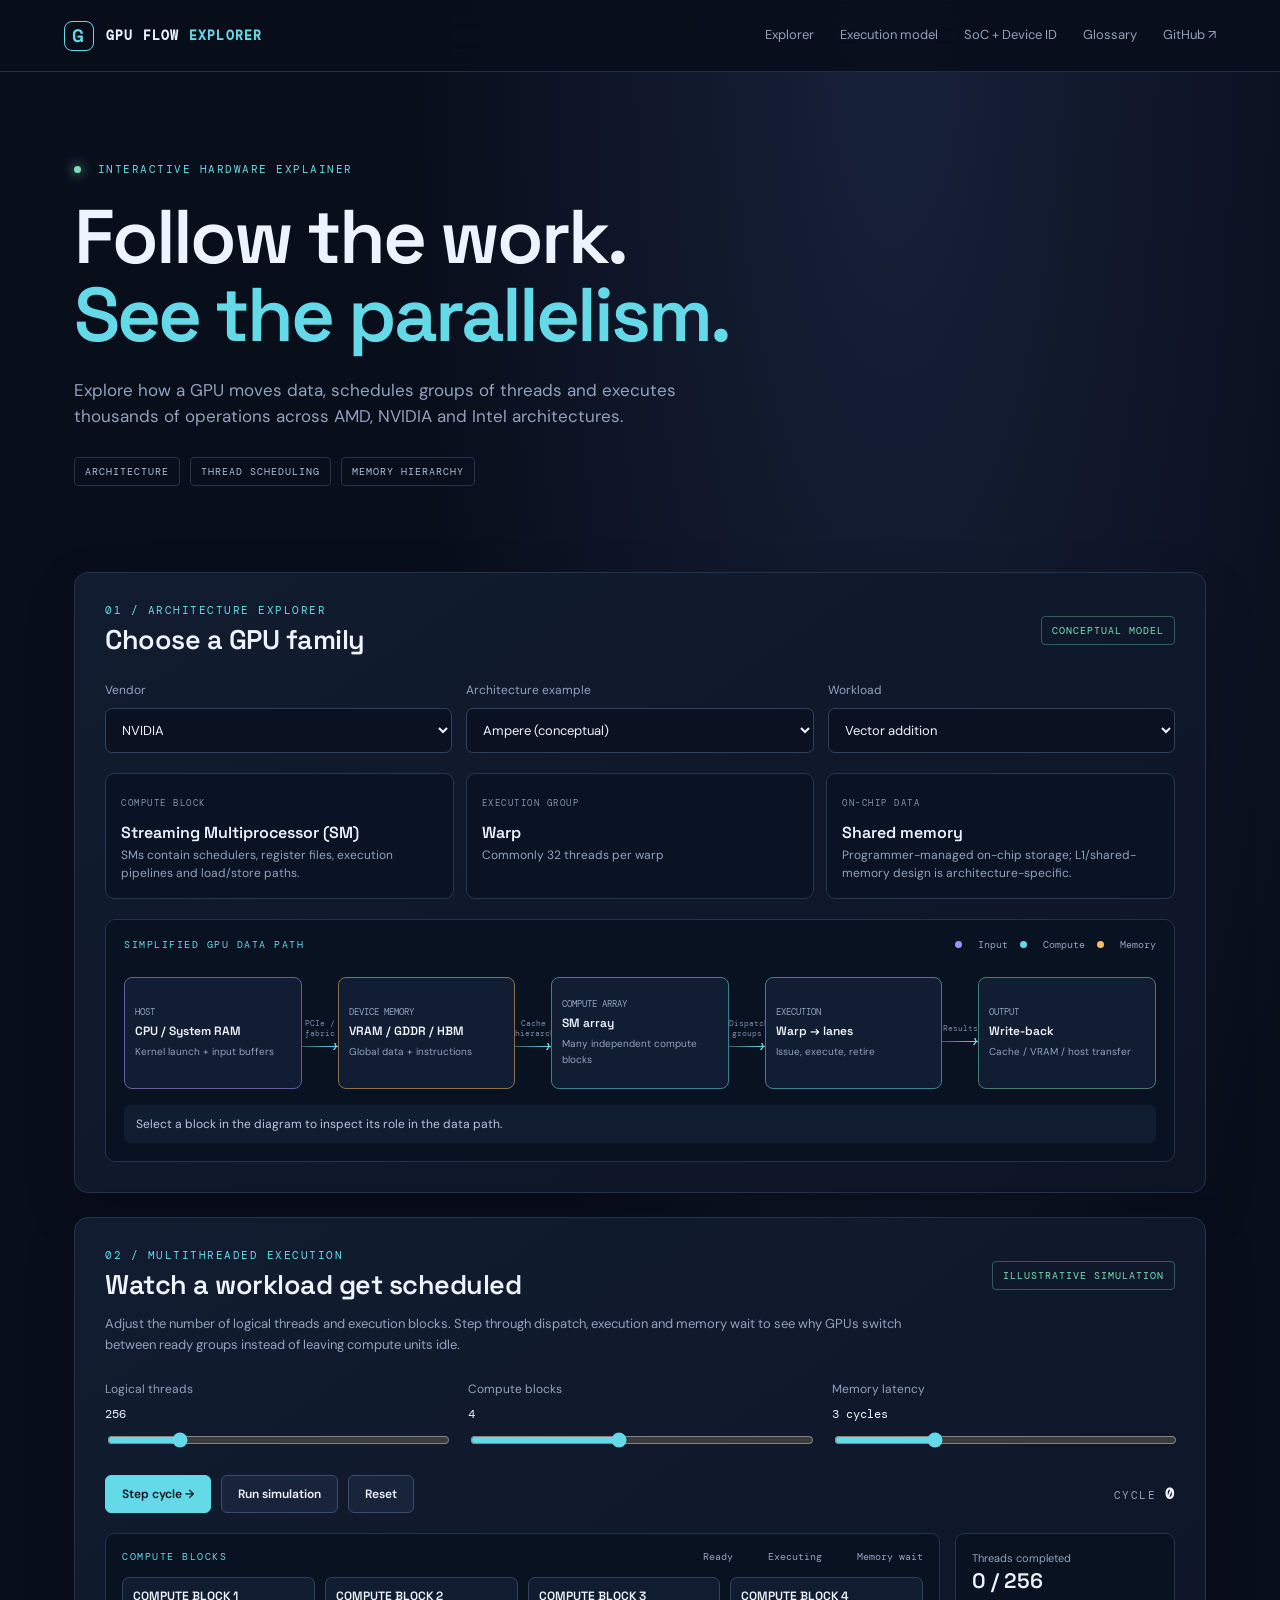
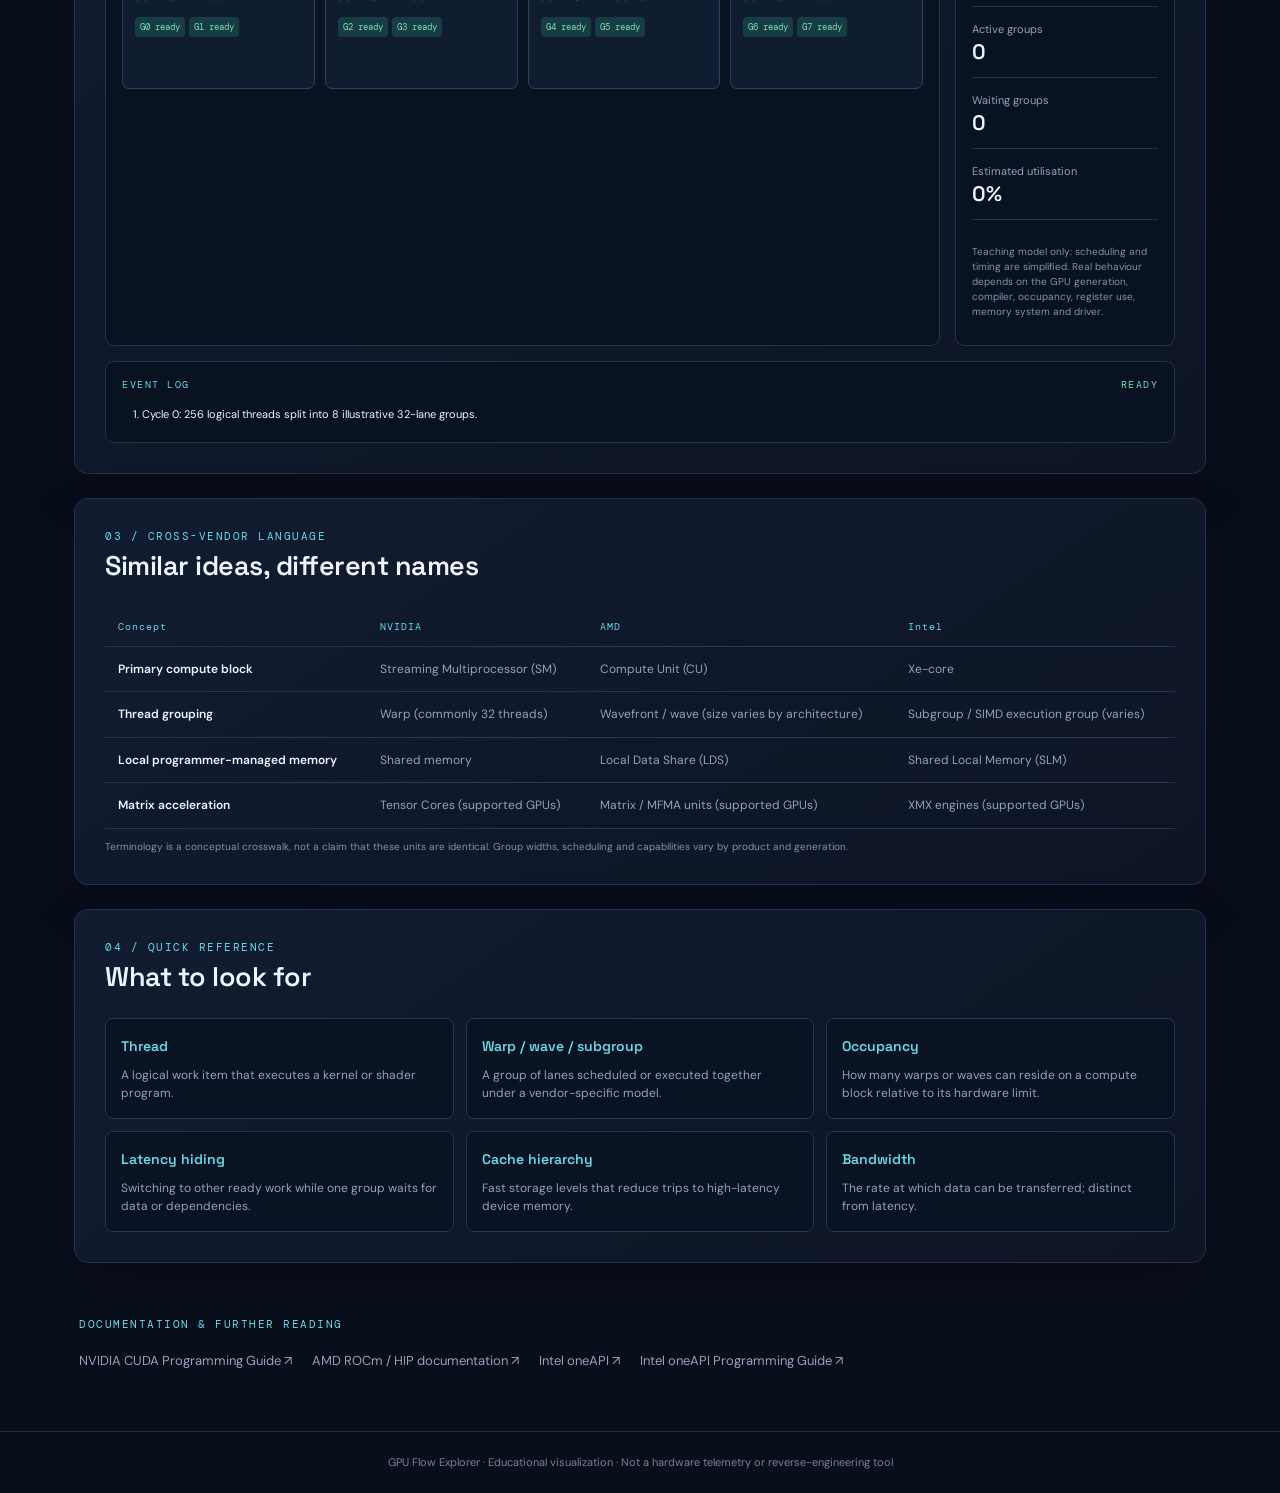
<file: index.html>
<!doctype html>
<html lang="en">
<head>
  <meta charset="utf-8">
  <meta name="viewport" content="width=device-width,initial-scale=1">
  <meta name="description" content="An interactive explainer for GPU architecture, parallel execution, multithreading and data movement across AMD, NVIDIA and Intel GPUs.">
  <meta name="theme-color" content="#0b1020">
  <title>GPU Flow Explorer — Inside Parallel Computing</title>
  <link rel="stylesheet" href="styles.css">
</head>
<body>
  <header class="topbar">
    <a class="brand" href="#"><span class="brand-mark">G</span><span>GPU FLOW <b>EXPLORER</b></span></a>
    <nav><a href="#explorer">Explorer</a><a href="#execution">Execution model</a><a href="./update/">SoC + Device ID</a><a href="#glossary">Glossary</a><a href="https://github.com/gupteshweta/gpu-flow-explorer" target="_blank" rel="noreferrer">GitHub ↗</a></nav>
  </header>
  <main>
    <section class="hero">
      <div class="eyebrow"><span class="pulse"></span> INTERACTIVE HARDWARE EXPLAINER</div>
      <h1>Follow the work.<br><span>See the parallelism.</span></h1>
      <p>Explore how a GPU moves data, schedules groups of threads and executes thousands of operations across AMD, NVIDIA and Intel architectures.</p>
      <div class="hero-tags"><span>ARCHITECTURE</span><span>THREAD SCHEDULING</span><span>MEMORY HIERARCHY</span></div>
    </section>

    <section id="explorer" class="panel">
      <div class="section-heading">
        <div><div class="eyebrow">01 / ARCHITECTURE EXPLORER</div><h2>Choose a GPU family</h2></div>
        <span class="status-chip">CONCEPTUAL MODEL</span>
      </div>
      <div class="controls">
        <label>Vendor
          <select id="vendor">
            <option value="nvidia">NVIDIA</option><option value="amd">AMD</option><option value="intel">Intel</option>
          </select>
        </label>
        <label>Architecture example
          <select id="architecture"></select>
        </label>
        <label>Workload
          <select id="workload">
            <option value="vector">Vector addition</option><option value="matrix">Matrix multiplication</option><option value="graphics">Graphics / raster workload</option><option value="memory">Memory-bound gather</option>
          </select>
        </label>
      </div>
      <div class="architecture-summary">
        <div><span class="micro-label">COMPUTE BLOCK</span><strong id="computeName">Streaming Multiprocessor</strong><p id="computeDesc"></p></div>
        <div><span class="micro-label">EXECUTION GROUP</span><strong id="groupName">Warp</strong><p id="groupDesc"></p></div>
        <div><span class="micro-label">ON-CHIP DATA</span><strong id="localMemName">Shared memory</strong><p id="localMemDesc"></p></div>
      </div>
      <div class="diagram-wrap">
        <div class="diagram-title"><span>SIMPLIFIED GPU DATA PATH</span><span class="legend"><i class="dot input"></i>Input <i class="dot compute"></i>Compute <i class="dot memory"></i>Memory</span></div>
        <div class="flow-diagram" id="flowDiagram">
          <div class="node input-node" data-node="host"><small>HOST</small><b>CPU / System RAM</b><span>Kernel launch + input buffers</span></div>
          <div class="connector"><span>PCIe / fabric</span><i></i></div>
          <div class="node memory-node" data-node="vram"><small>DEVICE MEMORY</small><b>VRAM / GDDR / HBM</b><span>Global data + instructions</span></div>
          <div class="connector"><span>Cache hierarchy</span><i></i></div>
          <div class="node compute-node" data-node="compute"><small>COMPUTE ARRAY</small><b id="diagramCompute">SM array</b><span>Many independent compute blocks</span></div>
          <div class="connector"><span>Dispatch groups</span><i></i></div>
          <div class="node thread-node" data-node="threads"><small>EXECUTION</small><b id="diagramGroup">Warps → lanes</b><span>Issue, execute, retire</span></div>
          <div class="connector"><span>Results</span><i></i></div>
          <div class="node output-node" data-node="output"><small>OUTPUT</small><b>Write-back</b><span>Cache / VRAM / host transfer</span></div>
        </div>
        <div class="node-detail" id="nodeDetail">Select a block in the diagram to inspect its role in the data path.</div>
      </div>
    </section>

    <section id="execution" class="panel">
      <div class="section-heading">
        <div><div class="eyebrow">02 / MULTITHREADED EXECUTION</div><h2>Watch a workload get scheduled</h2></div>
        <span class="status-chip">ILLUSTRATIVE SIMULATION</span>
      </div>
      <p class="section-intro">Adjust the number of logical threads and execution blocks. Step through dispatch, execution and memory wait to see why GPUs switch between ready groups instead of leaving compute units idle.</p>
      <div class="sim-controls">
        <label>Logical threads <output id="threadCountOut">256</output><input id="threadCount" type="range" min="64" max="1024" step="64" value="256"></label>
        <label>Compute blocks <output id="blockCountOut">4</output><input id="blockCount" type="range" min="1" max="8" value="4"></label>
        <label>Memory latency <output id="latencyOut">3 cycles</output><input id="latency" type="range" min="1" max="8" value="3"></label>
      </div>
      <div class="sim-actions"><button id="stepBtn" class="primary">Step cycle →</button><button id="runBtn">Run simulation</button><button id="resetBtn">Reset</button><span class="cycle-readout">CYCLE <b id="cycle">0</b></span></div>
      <div class="sim-layout">
        <div class="scheduler">
          <div class="diagram-title">COMPUTE BLOCKS <span class="legend"><i class="dot ready"></i>Ready <i class="dot active"></i>Executing <i class="dot waiting"></i>Memory wait</span></div>
          <div id="blocks" class="blocks"></div>
        </div>
        <aside class="metrics">
          <div class="metric"><span>Threads completed</span><b id="completed">0 / 256</b></div>
          <div class="metric"><span>Active groups</span><b id="activeGroups">0</b></div>
          <div class="metric"><span>Waiting groups</span><b id="waitingGroups">0</b></div>
          <div class="metric"><span>Estimated utilisation</span><b id="utilisation">0%</b></div>
          <p class="note">Teaching model only: scheduling and timing are simplified. Real behaviour depends on the GPU generation, compiler, occupancy, register use, memory system and driver.</p>
        </aside>
      </div>
      <div class="timeline"><div class="diagram-title">EVENT LOG <span id="phaseLabel">READY</span></div><ol id="eventLog"><li>Configure a workload, then step or run the simulation.</li></ol></div>
    </section>

    <section class="panel compare">
      <div class="section-heading"><div><div class="eyebrow">03 / CROSS-VENDOR LANGUAGE</div><h2>Similar ideas, different names</h2></div></div>
      <div class="table-scroll"><table><thead><tr><th>Concept</th><th>NVIDIA</th><th>AMD</th><th>Intel</th></tr></thead><tbody>
        <tr><td>Primary compute block</td><td>Streaming Multiprocessor (SM)</td><td>Compute Unit (CU)</td><td>Xe-core</td></tr>
        <tr><td>Thread grouping</td><td>Warp (commonly 32 threads)</td><td>Wavefront / wave (size varies by architecture)</td><td>Subgroup / SIMD execution group (varies)</td></tr>
        <tr><td>Local programmer-managed memory</td><td>Shared memory</td><td>Local Data Share (LDS)</td><td>Shared Local Memory (SLM)</td></tr>
        <tr><td>Matrix acceleration</td><td>Tensor Cores (supported GPUs)</td><td>Matrix / MFMA units (supported GPUs)</td><td>XMX engines (supported GPUs)</td></tr>
      </tbody></table></div>
      <p class="note">Terminology is a conceptual crosswalk, not a claim that these units are identical. Group widths, scheduling and capabilities vary by product and generation.</p>
    </section>

    <section id="glossary" class="panel glossary">
      <div class="section-heading"><div><div class="eyebrow">04 / QUICK REFERENCE</div><h2>What to look for</h2></div></div>
      <div class="glossary-grid">
        <article><b>Thread</b><p>A logical work item that executes a kernel or shader program.</p></article>
        <article><b>Warp / wave / subgroup</b><p>A group of lanes scheduled or executed together under a vendor-specific model.</p></article>
        <article><b>Occupancy</b><p>How many warps or waves can reside on a compute block relative to its hardware limit.</p></article>
        <article><b>Latency hiding</b><p>Switching to other ready work while one group waits for data or dependencies.</p></article>
        <article><b>Cache hierarchy</b><p>Fast storage levels that reduce trips to high-latency device memory.</p></article>
        <article><b>Bandwidth</b><p>The rate at which data can be transferred; distinct from latency.</p></article>
      </div>
    </section>

    <section class="sources">
      <div class="eyebrow">DOCUMENTATION & FURTHER READING</div>
      <a href="https://docs.nvidia.com/cuda/cuda-c-programming-guide/" target="_blank" rel="noreferrer">NVIDIA CUDA Programming Guide ↗</a>
      <a href="https://rocm.docs.amd.com/projects/HIP/en/latest/" target="_blank" rel="noreferrer">AMD ROCm / HIP documentation ↗</a>
      <a href="https://www.intel.com/content/www/us/en/developer/tools/oneapi/overview.html" target="_blank" rel="noreferrer">Intel oneAPI ↗</a>
      <a href="https://www.intel.com/content/www/us/en/docs/oneapi/programming-guide/current/overview.html" target="_blank" rel="noreferrer">Intel oneAPI Programming Guide ↗</a>
    </section>
  </main>
  <footer>GPU Flow Explorer · Educational visualization · Not a hardware telemetry or reverse-engineering tool</footer>
  <script src="app.js"></script>
</body>
</html>
</file>
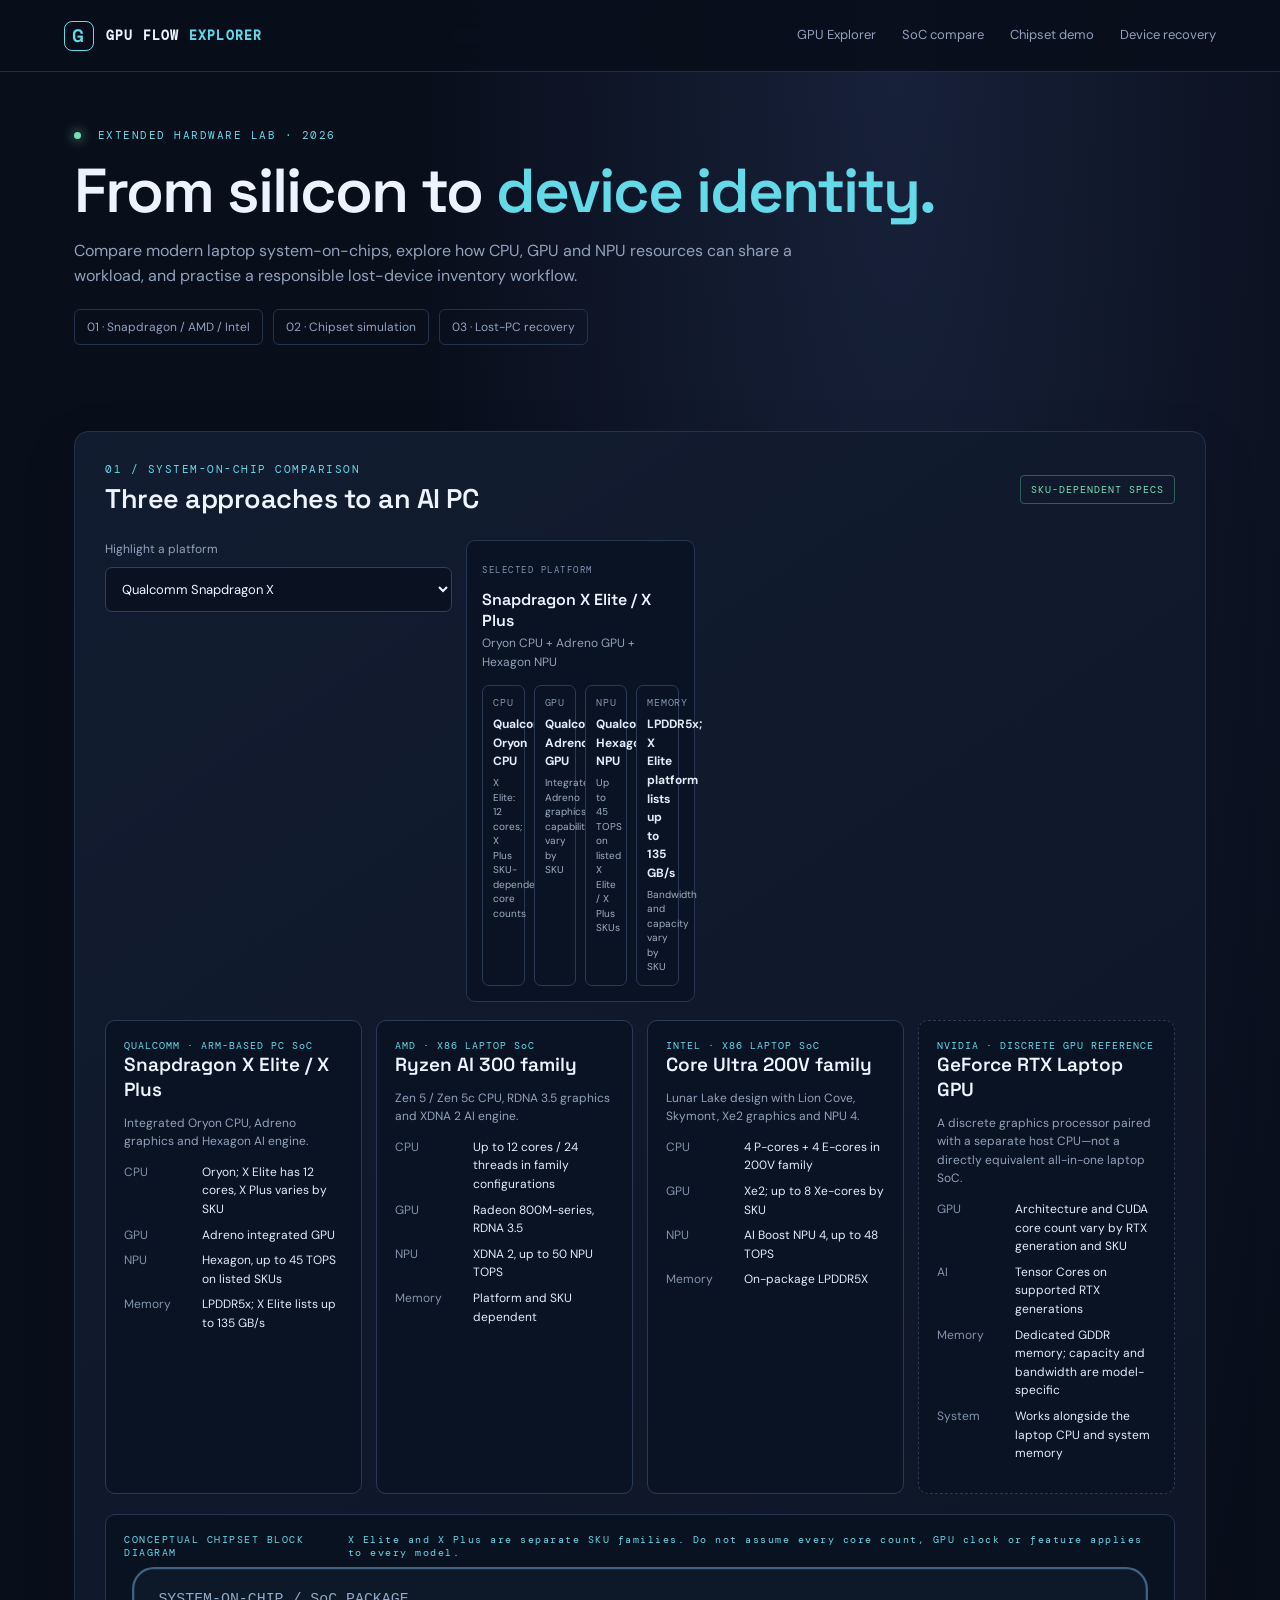
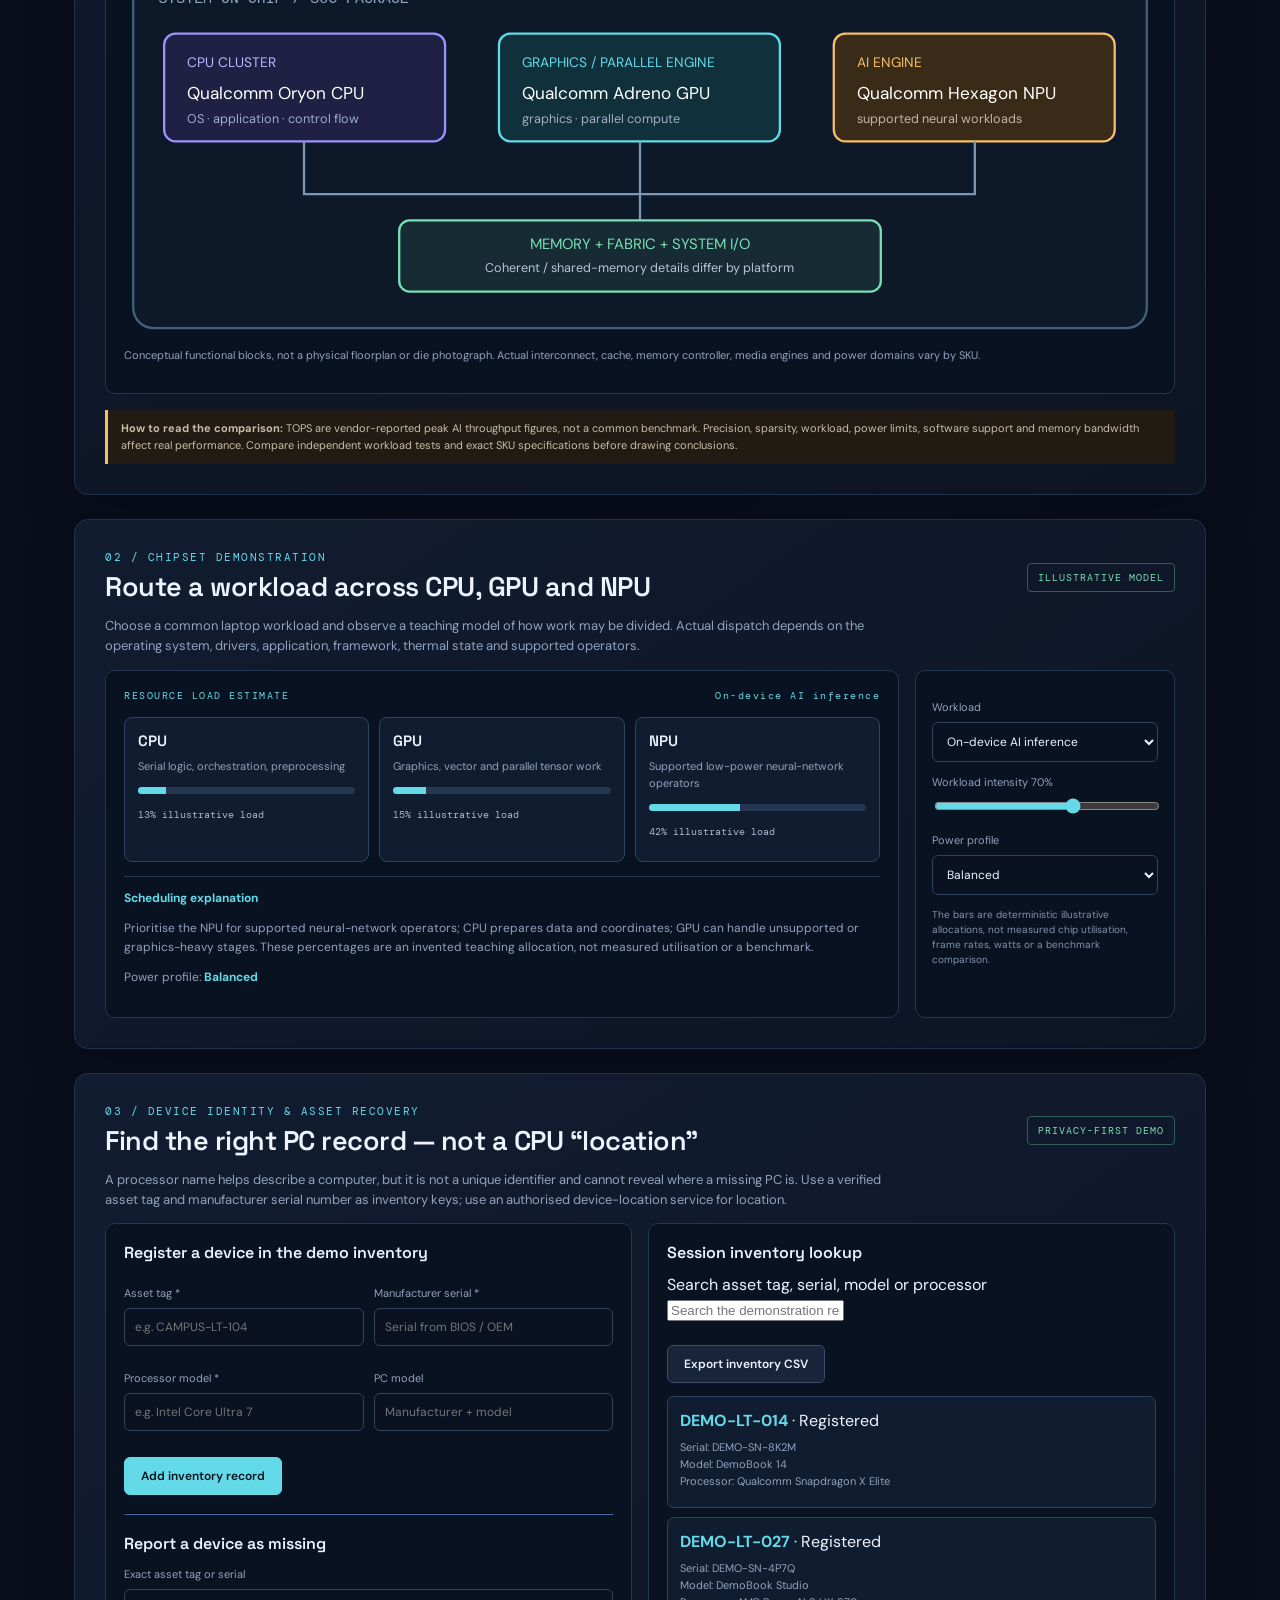
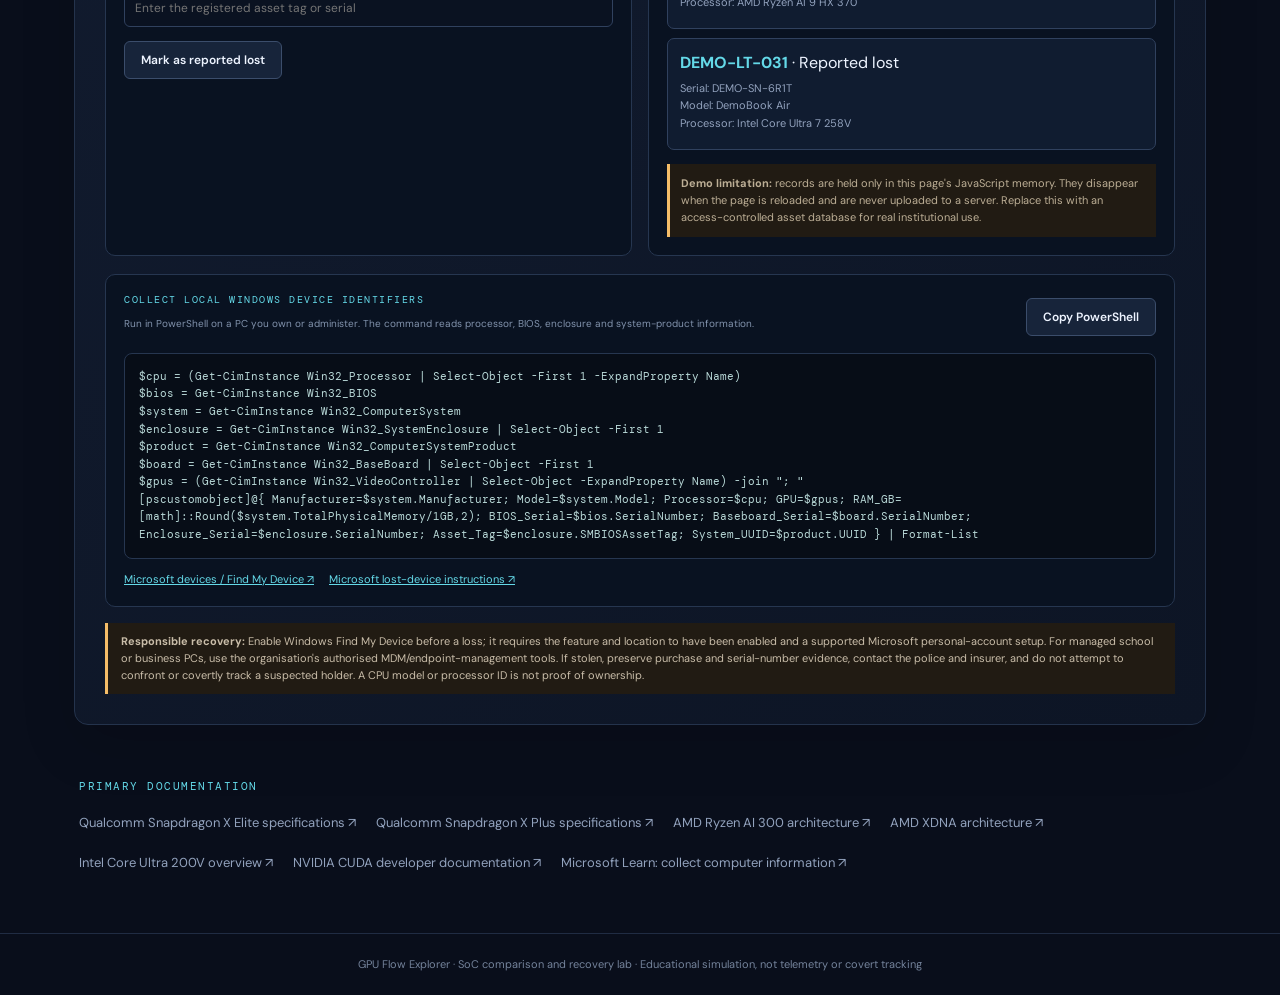
<file: update/index.html>
<!doctype html>
<html lang="en">
<head>
<meta charset="utf-8">
<meta name="viewport" content="width=device-width,initial-scale=1">
<meta name="description" content="Compare Snapdragon, AMD Ryzen AI and Intel Core Ultra laptop SoCs; simulate CPU, GPU and NPU workload routing; explore ethical lost-PC inventory and recovery.">
<meta name="theme-color" content="#0b1020">
<title>SoC Compare & Device Recovery Lab | GPU Flow Explorer</title>
<link rel="stylesheet" href="../styles.css">
<link rel="stylesheet" href="update.css">
</head>
<body>
<header class="topbar">
<a class="brand" href="../"><span class="brand-mark">G</span><span>GPU FLOW <b>EXPLORER</b></span></a>
<nav><a href="../">GPU Explorer</a><a href="#comparison">SoC compare</a><a href="#simulation">Chipset demo</a><a href="#recovery">Device recovery</a></nav>
</header>
<main>
<section class="update-hero">
<div class="eyebrow"><span class="pulse"></span> EXTENDED HARDWARE LAB · 2026</div>
<h1>From silicon to <span>device identity.</span></h1>
<p>Compare modern laptop system-on-chips, explore how CPU, GPU and NPU resources can share a workload, and practise a responsible lost-device inventory workflow.</p>
<div class="update-nav"><a href="#comparison">01 · Snapdragon / AMD / Intel</a><a href="#simulation">02 · Chipset simulation</a><a href="#recovery">03 · Lost-PC recovery</a></div>
</section>

<section id="comparison" class="panel">
<div class="section-heading"><div><div class="eyebrow">01 / SYSTEM-ON-CHIP COMPARISON</div><h2>Three approaches to an AI PC</h2></div><span class="status-chip">SKU-DEPENDENT SPECS</span></div>
<div class="controls">
<label>Highlight a platform
<select id="socVendor"><option value="snapdragon">Qualcomm Snapdragon X</option><option value="amd">AMD Ryzen AI 300</option><option value="intel">Intel Core Ultra 200V</option></select>
</label>
<div class="architecture-summary" style="grid-column:span 2;margin:0">
<div><span class="micro-label">SELECTED PLATFORM</span><strong id="socName">Snapdragon X Elite / X Plus</strong><p id="socArchitecture">Oryon CPU + Adreno GPU + Hexagon NPU</p>
<div class="soc-selected-specs">
  <div><span>CPU</span><b id="socCpu">Qualcomm Oryon CPU</b><small id="socCpuSpec">X Elite: 12 cores; X Plus varies by SKU</small></div>
  <div><span>GPU</span><b id="socGpu">Qualcomm Adreno GPU</b><small id="socGpuSpec">Integrated graphics; SKU-dependent</small></div>
  <div><span>NPU</span><b id="socNpu">Qualcomm Hexagon NPU</b><small id="socNpuSpec">Up to 45 TOPS on listed SKUs</small></div>
  <div><span>MEMORY</span><b id="socMemory">LPDDR5x</b><small>Bandwidth and capacity vary by SKU</small></div>
</div>
</div>
</div>
</div>
<div class="soc-grid" style="margin-top:18px">
<article class="soc-card"><div class="family">QUALCOMM · ARM-BASED PC SoC</div><h3>Snapdragon X Elite / X Plus</h3><p>Integrated Oryon CPU, Adreno graphics and Hexagon AI engine.</p><dl class="soc-specs"><dt>CPU</dt><dd>Oryon; X Elite has 12 cores, X Plus varies by SKU</dd><dt>GPU</dt><dd>Adreno integrated GPU</dd><dt>NPU</dt><dd>Hexagon, up to 45 TOPS on listed SKUs</dd><dt>Memory</dt><dd>LPDDR5x; X Elite lists up to 135 GB/s</dd></dl></article>
<article class="soc-card"><div class="family">AMD · X86 LAPTOP SoC</div><h3>Ryzen AI 300 family</h3><p>Zen 5 / Zen 5c CPU, RDNA 3.5 graphics and XDNA 2 AI engine.</p><dl class="soc-specs"><dt>CPU</dt><dd>Up to 12 cores / 24 threads in family configurations</dd><dt>GPU</dt><dd>Radeon 800M-series, RDNA 3.5</dd><dt>NPU</dt><dd>XDNA 2, up to 50 NPU TOPS</dd><dt>Memory</dt><dd>Platform and SKU dependent</dd></dl></article>
<article class="soc-card"><div class="family">INTEL · X86 LAPTOP SoC</div><h3>Core Ultra 200V family</h3><p>Lunar Lake design with Lion Cove, Skymont, Xe2 graphics and NPU 4.</p><dl class="soc-specs"><dt>CPU</dt><dd>4 P-cores + 4 E-cores in 200V family</dd><dt>GPU</dt><dd>Xe2; up to 8 Xe-cores by SKU</dd><dt>NPU</dt><dd>AI Boost NPU 4, up to 48 TOPS</dd><dt>Memory</dt><dd>On-package LPDDR5X</dd></dl></article>
<article class="soc-card nvidia-reference"><div class="family">NVIDIA · DISCRETE GPU REFERENCE</div><h3>GeForce RTX Laptop GPU</h3><p>A discrete graphics processor paired with a separate host CPU—not a directly equivalent all-in-one laptop SoC.</p><dl class="soc-specs"><dt>GPU</dt><dd>Architecture and CUDA core count vary by RTX generation and SKU</dd><dt>AI</dt><dd>Tensor Cores on supported RTX generations</dd><dt>Memory</dt><dd>Dedicated GDDR memory; capacity and bandwidth are model-specific</dd><dt>System</dt><dd>Works alongside the laptop CPU and system memory</dd></dl></article>
</div>
<div class="chip-visual">
<div class="diagram-title">CONCEPTUAL CHIPSET BLOCK DIAGRAM <span id="socNote">Select a platform to see its architecture note.</span></div>
<svg viewBox="0 0 900 330" role="img" aria-label="Conceptual system-on-chip diagram showing CPU, GPU and NPU connected to shared memory and system I/O">
<rect x="8" y="8" width="884" height="314" rx="18" fill="#0d1829" stroke="#42617e" stroke-width="2"/>
<text x="30" y="38" fill="#91a8c4" font-size="13" font-family="monospace">SYSTEM-ON-CHIP / SoC PACKAGE</text>
<rect x="35" y="65" width="245" height="94" rx="10" fill="#202044" stroke="#9d91ff" stroke-width="2"/>
<text x="55" y="94" fill="#bdb5ff" font-size="12">CPU CLUSTER</text><text id="chipCpuLabel" x="55" y="122" fill="#fff" font-size="15">Qualcomm Oryon CPU</text><text x="55" y="143" fill="#9faec7" font-size="11">OS · application · control flow</text>
<rect x="327" y="65" width="245" height="94" rx="10" fill="#10303b" stroke="#64d9e8" stroke-width="2"/>
<text x="347" y="94" fill="#64d9e8" font-size="12">GRAPHICS / PARALLEL ENGINE</text><text id="chipGpuLabel" x="347" y="122" fill="#fff" font-size="15">Qualcomm Adreno GPU</text><text x="347" y="143" fill="#9faec7" font-size="11">graphics · parallel compute</text>
<rect x="619" y="65" width="245" height="94" rx="10" fill="#3a2b18" stroke="#f5bd68" stroke-width="2"/>
<text x="639" y="94" fill="#f5bd68" font-size="12">AI ENGINE</text><text id="chipNpuLabel" x="639" y="122" fill="#fff" font-size="15">Qualcomm Hexagon NPU</text><text x="639" y="143" fill="#c5b69d" font-size="11">supported neural workloads</text>
<path d="M157 159 V205 H450 M450 159 V205 M742 159 V205 H450 V228" stroke="#7b98b7" stroke-width="2" fill="none"/>
<rect x="240" y="228" width="420" height="62" rx="9" fill="#172b35" stroke="#78e0b2" stroke-width="2"/>
<text x="450" y="253" text-anchor="middle" fill="#78e0b2" font-size="13">MEMORY + FABRIC + SYSTEM I/O</text><text x="450" y="273" text-anchor="middle" fill="#b4c5d7" font-size="11">Coherent / shared-memory details differ by platform</text>
</svg>
<p class="chip-caption">Conceptual functional blocks, not a physical floorplan or die photograph. Actual interconnect, cache, memory controller, media engines and power domains vary by SKU.</p>
</div>
<div class="disclaimer"><b>How to read the comparison:</b> TOPS are vendor-reported peak AI throughput figures, not a common benchmark. Precision, sparsity, workload, power limits, software support and memory bandwidth affect real performance. Compare independent workload tests and exact SKU specifications before drawing conclusions.</div>
</section>

<section id="simulation" class="panel">
<div class="section-heading"><div><div class="eyebrow">02 / CHIPSET DEMONSTRATION</div><h2>Route a workload across CPU, GPU and NPU</h2></div><span class="status-chip">ILLUSTRATIVE MODEL</span></div>
<p class="section-intro">Choose a common laptop workload and observe a teaching model of how work may be divided. Actual dispatch depends on the operating system, drivers, application, framework, thermal state and supported operators.</p>
<div class="simulator-grid">
<div class="sim-stage">
<div class="diagram-title">RESOURCE LOAD ESTIMATE <span id="simWorkloadName">On-device AI inference</span></div>
<div class="route-lanes">
<div class="route-lane"><h3>CPU</h3><p>Serial logic, orchestration, preprocessing</p><div class="meter"><span id="cpuMeter"></span></div><small id="cpuLoad">0% illustrative load</small></div>
<div class="route-lane"><h3>GPU</h3><p>Graphics, vector and parallel tensor work</p><div class="meter"><span id="gpuMeter"></span></div><small id="gpuLoad">0% illustrative load</small></div>
<div class="route-lane"><h3>NPU</h3><p>Supported low-power neural-network operators</p><div class="meter"><span id="npuMeter"></span></div><small id="npuLoad">0% illustrative load</small></div>
</div>
<div class="sim-result"><b>Scheduling explanation</b><p id="simExplanation"></p><p>Power profile: <b id="simBudget">Balanced</b></p></div>
</div>
<aside class="sim-side">
<label>Workload<select id="workloadType"><option value="ai">On-device AI inference</option><option value="gaming">3D gaming</option><option value="creator">Video editing and effects</option><option value="office">Office + video call</option></select></label>
<label>Workload intensity <output id="intensityValue">70%</output><input id="intensity" type="range" min="20" max="100" value="70"></label>
<label>Power profile<select id="powerMode"><option value="0">Performance-biased</option><option value="1" selected>Balanced</option><option value="2">Efficiency-biased</option></select></label>
<p class="note">The bars are deterministic illustrative allocations, not measured chip utilisation, frame rates, watts or a benchmark comparison.</p>
</aside>
</div>
</section>

<section id="recovery" class="panel">
<div class="section-heading"><div><div class="eyebrow">03 / DEVICE IDENTITY & ASSET RECOVERY</div><h2>Find the right PC record — not a CPU “location”</h2></div><span class="status-chip">PRIVACY-FIRST DEMO</span></div>
<p class="section-intro">A processor name helps describe a computer, but it is not a unique identifier and cannot reveal where a missing PC is. Use a verified asset tag and manufacturer serial number as inventory keys; use an authorised device-location service for location.</p>
<div class="recovery-grid">
<div class="recovery-form">
<h3>Register a device in the demo inventory</h3>
<div class="form-row"><label>Asset tag *<input id="assetTag" placeholder="e.g. CAMPUS-LT-104"></label><label>Manufacturer serial *<input id="serialNumber" placeholder="Serial from BIOS / OEM"></label></div>
<div class="form-row"><label>Processor model *<input id="processorName" placeholder="e.g. Intel Core Ultra 7"></label><label>PC model<input id="deviceModel" placeholder="Manufacturer + model"></label></div>
<div class="recovery-actions"><button class="primary" id="addDevice">Add inventory record</button></div><p id="formFeedback" class="note" aria-live="polite"></p>
<hr style="border-color:#263650;margin:18px 0">
<h3>Report a device as missing</h3>
<label>Exact asset tag or serial<input id="lossTag" placeholder="Enter the registered asset tag or serial"></label>
<div class="recovery-actions"><button id="markLost">Mark as reported lost</button></div><p id="lossFeedback" class="note" aria-live="polite"></p>
</div>
<div class="recovery-results">
<h3>Session inventory lookup</h3>
<label>Search asset tag, serial, model or processor<input id="deviceSearch" placeholder="Search the demonstration records"></label>
<div class="recovery-actions"><button id="exportInventory">Export inventory CSV</button></div>
<div id="inventoryResults"></div>
<div class="recovery-note"><b>Demo limitation:</b> records are held only in this page's JavaScript memory. They disappear when the page is reloaded and are never uploaded to a server. Replace this with an access-controlled asset database for real institutional use.</div>
</div>
</div>
<div class="chip-visual" style="margin-top:18px">
<div class="copy-row"><div><div class="diagram-title">COLLECT LOCAL WINDOWS DEVICE IDENTIFIERS</div><p class="note">Run in PowerShell on a PC you own or administer. The command reads processor, BIOS, enclosure and system-product information.</p></div><button id="copyInventoryCommand">Copy PowerShell</button></div>
<pre class="code-panel" id="showCommand"></pre><p id="commandFeedback" class="note" aria-live="polite"></p>
<div class="mini-links"><a href="https://account.microsoft.com/devices" target="_blank" rel="noreferrer">Microsoft devices / Find My Device ↗</a><a href="https://support.microsoft.com/en-us/accounts-billing/security/find-and-lock-a-lost-windows-device" target="_blank" rel="noreferrer">Microsoft lost-device instructions ↗</a></div>
</div>
<div class="disclaimer"><b>Responsible recovery:</b> Enable Windows Find My Device before a loss; it requires the feature and location to have been enabled and a supported Microsoft personal-account setup. For managed school or business PCs, use the organisation's authorised MDM/endpoint-management tools. If stolen, preserve purchase and serial-number evidence, contact the police and insurer, and do not attempt to confront or covertly track a suspected holder. A CPU model or processor ID is not proof of ownership.</div>
</section>

<section class="sources">
<div class="eyebrow">PRIMARY DOCUMENTATION</div>
<a href="https://www.qualcomm.com/laptops/products/snapdragon-x-elite" target="_blank" rel="noreferrer">Qualcomm Snapdragon X Elite specifications ↗</a>
<a href="https://www.qualcomm.com/laptops/products/snapdragon-x-plus" target="_blank" rel="noreferrer">Qualcomm Snapdragon X Plus specifications ↗</a>
<a href="https://www.amd.com/en/newsroom/press-releases/2024-6-2-amd-unveils-next-gen-zen-5-ryzen-processors-to-p.html" target="_blank" rel="noreferrer">AMD Ryzen AI 300 architecture ↗</a>
<a href="https://www.amd.com/en/technologies/xdna.html" target="_blank" rel="noreferrer">AMD XDNA architecture ↗</a>
<a href="https://www.intel.com/content/www/us/en/support/articles/000099574/processors/intel-core-ultra-processors.html" target="_blank" rel="noreferrer">Intel Core Ultra 200V overview ↗</a>
<a href="https://developer.nvidia.com/cuda-zone" target="_blank" rel="noreferrer">NVIDIA CUDA developer documentation ↗</a>
<a href="https://learn.microsoft.com/en-us/powershell/scripting/samples/collecting-information-about-computers" target="_blank" rel="noreferrer">Microsoft Learn: collect computer information ↗</a>
</section>
</main>
<footer>GPU Flow Explorer · SoC comparison and recovery lab · Educational simulation, not telemetry or covert tracking</footer>
<script src="update.js"></script>
</body>
</html>
</file>
<file: styles.css>
@import url('https://fonts.googleapis.com/css2?family=DM+Mono:wght@400;500&family=DM+Sans:wght@400;500;600;700&family=Space+Grotesk:wght@400;500;600;700&display=swap');
:root{--bg:#090e1b;--panel:#10182a;--panel2:#0c1424;--line:#24334c;--text:#eef4ff;--muted:#92a2bd;--cyan:#64d9e8;--violet:#9d91ff;--green:#78e0b2;--amber:#f5bd68;--red:#ff858e}
*{box-sizing:border-box}html{scroll-behavior:smooth}body{margin:0;background:radial-gradient(ellipse at 70% 0%,#17213a 0,transparent 38%),var(--bg);color:var(--text);font-family:'DM Sans',sans-serif;line-height:1.55}.topbar{height:72px;border-bottom:1px solid #202c43;display:flex;align-items:center;justify-content:space-between;padding:0 max(5vw,24px);position:sticky;top:0;background:#090e1beF;backdrop-filter:blur(16px);z-index:5}.brand{display:flex;gap:12px;align-items:center;text-decoration:none;color:var(--text);font:600 13px 'DM Mono',monospace;letter-spacing:1.2px}.brand b{color:var(--cyan)}.brand-mark{width:30px;height:30px;border:1px solid var(--cyan);color:var(--cyan);display:grid;place-items:center;border-radius:8px;font:700 18px 'Space Grotesk'}.topbar nav{display:flex;gap:26px}.topbar nav a,.sources a{color:var(--muted);font-size:13px;text-decoration:none}.topbar nav a:hover,.sources a:hover{color:var(--cyan)}main{max-width:1180px;margin:auto;padding:0 24px}.hero{padding:90px 0 62px;max-width:760px}.eyebrow,.micro-label,.diagram-title,.cycle-readout{font:11px 'DM Mono',monospace;letter-spacing:1.5px;color:var(--cyan)}.pulse{display:inline-block;width:7px;height:7px;border-radius:50%;background:var(--green);box-shadow:0 0 12px var(--green);margin-right:8px}.hero h1{font:600 clamp(44px,7vw,76px)/1.03 'Space Grotesk';letter-spacing:-3px;margin:22px 0}.hero h1 span{color:var(--cyan)}.hero p{font-size:17px;color:var(--muted);max-width:650px}.hero-tags{display:flex;gap:10px;flex-wrap:wrap;margin-top:28px}.hero-tags span,.status-chip{border:1px solid var(--line);border-radius:4px;padding:7px 10px;color:#aebdd5;font:10px 'DM Mono';letter-spacing:1px}.panel{background:linear-gradient(145deg,#121c30,#0d1525);border:1px solid var(--line);border-radius:14px;padding:30px;margin:24px 0;box-shadow:0 20px 55px #0002}.section-heading{display:flex;align-items:center;justify-content:space-between;gap:16px;margin-bottom:24px}.section-heading h2{font:600 27px 'Space Grotesk';margin:5px 0 0;letter-spacing:-.5px}.status-chip{color:var(--green);border-color:#315d57}.controls{display:grid;grid-template-columns:repeat(3,1fr);gap:14px}.controls label,.sim-controls label{display:flex;flex-direction:column;gap:8px;color:var(--muted);font-size:12px}.controls select{width:100%;background:#0a1221;color:var(--text);border:1px solid #30415e;border-radius:7px;padding:12px;font:13px 'DM Sans'}.architecture-summary{display:grid;grid-template-columns:repeat(3,1fr);gap:12px;margin:20px 0}.architecture-summary>div{background:#0a1323;border:1px solid #263650;border-radius:9px;padding:15px}.micro-label{font-size:9px;color:#8093b2}.architecture-summary strong{display:block;font:600 16px 'Space Grotesk';margin:8px 0 3px}.architecture-summary p{margin:0;color:var(--muted);font-size:12px}.diagram-wrap{background:#091221;border:1px solid #23334d;border-radius:10px;padding:18px}.diagram-title{display:flex;align-items:center;justify-content:space-between;gap:12px;font-size:10px}.legend{display:flex;gap:12px;align-items:center;color:var(--muted);font:10px 'DM Mono';letter-spacing:0}.dot{display:inline-block;width:7px;height:7px;border-radius:50%;margin-right:4px}.input{background:var(--violet)}.compute{background:var(--cyan)}.memory{background:var(--amber)}.flow-diagram{display:grid;grid-template-columns:1fr 36px 1fr 36px 1fr 36px 1fr 36px 1fr;align-items:center;margin:26px 0 16px}.node{min-height:112px;border:1px solid #3c4c69;background:#101d32;border-radius:8px;padding:12px 10px;display:flex;flex-direction:column;justify-content:center;gap:5px;cursor:pointer;transition:.2s}.node:hover,.node.selected{transform:translateY(-3px);border-color:var(--cyan);box-shadow:0 0 20px #64d9e822}.node small{font:9px 'DM Mono';color:var(--muted)}.node b{font:600 12px 'Space Grotesk'}.node span{font-size:10px;color:var(--muted)}.input-node{border-color:#665c9e}.memory-node{border-color:#8b7046}.compute-node,.thread-node{border-color:#3b8290}.output-node{border-color:#4a7c6b}.connector{text-align:center;color:#7789a7;font:8px 'DM Mono'}.connector i{display:block;height:1px;background:linear-gradient(90deg,#425575,var(--cyan));position:relative;margin-top:8px}.connector i:after{content:'›';position:absolute;right:-2px;top:-11px;color:var(--cyan);font-size:17px}.node-detail{font-size:12px;color:#b7c6dc;padding:10px 12px;background:#111e32;border-radius:6px;min-height:38px}.section-intro{color:var(--muted);font-size:13px;max-width:800px;margin-top:-12px}.sim-controls{display:grid;grid-template-columns:repeat(3,1fr);gap:20px;margin:25px 0}.sim-controls output{color:var(--text);font:12px 'DM Mono'}.sim-controls input{width:100%;accent-color:var(--cyan)}.sim-actions{display:flex;align-items:center;gap:10px;margin-bottom:20px}button{border:1px solid #3b4d6b;background:#17243a;color:var(--text);padding:10px 16px;border-radius:6px;font:600 12px 'DM Sans';cursor:pointer}button:hover{border-color:var(--cyan)}button.primary{background:var(--cyan);color:#07121e;border-color:var(--cyan)}.cycle-readout{margin-left:auto;color:var(--muted)}.cycle-readout b{color:var(--text);font-size:15px}.sim-layout{display:grid;grid-template-columns:1fr 220px;gap:15px}.scheduler,.metrics,.timeline{background:#091221;border:1px solid #23334d;border-radius:9px;padding:16px}.blocks{display:grid;grid-template-columns:repeat(4,1fr);gap:10px;margin-top:14px}.block{border:1px solid #30415e;border-radius:7px;padding:10px;background:#101c30;min-height:112px}.block h4{margin:0 0 9px;font:600 12px 'Space Grotesk'}.group{display:inline-block;padding:4px 5px;margin:2px;border-radius:4px;font:9px 'DM Mono';background:#183c43;color:var(--green)}.group.active{background:#174a57;color:#83eaff;box-shadow:0 0 9px #64d9e844}.group.waiting{background:#4b3821;color:var(--amber)}.metrics{display:flex;flex-direction:column;gap:14px}.metric{border-bottom:1px solid #23334d;padding-bottom:10px}.metric span{display:block;color:var(--muted);font-size:11px}.metric b{font:600 21px 'Space Grotesk'}.note{font-size:10px;color:#8293ad;line-height:1.5}.timeline{margin-top:15px}.timeline ol{margin:12px 0 0;padding-left:20px;color:var(--muted);font-size:11px}.timeline li{padding:3px 0}.timeline li:first-child{color:var(--text)}#phaseLabel{color:var(--green)}.table-scroll{overflow-x:auto}table{border-collapse:collapse;width:100%;font-size:12px}th,td{text-align:left;padding:13px;border-bottom:1px solid #263650;min-width:150px}th{color:var(--cyan);font:10px 'DM Mono';letter-spacing:1px}td:first-child{color:var(--text);font-weight:600}td{color:var(--muted)}.compare .note{margin-bottom:0}.glossary-grid{display:grid;grid-template-columns:repeat(3,1fr);gap:12px}.glossary-grid article{background:#0a1323;border:1px solid #263650;border-radius:8px;padding:15px}.glossary-grid b{font:600 14px 'Space Grotesk';color:var(--cyan)}.glossary-grid p{font-size:12px;color:var(--muted);margin:7px 0 0}.sources{display:flex;gap:20px;flex-wrap:wrap;padding:30px 5px 60px}.sources .eyebrow{width:100%}footer{text-align:center;border-top:1px solid #202c43;padding:22px;color:#74839b;font-size:11px}
@media(max-width:850px){.flow-diagram{grid-template-columns:1fr;gap:6px}.connector{height:22px}.connector i{width:1px;height:12px;margin:3px auto;background:var(--cyan)}.connector i:after{content:'⌄';right:-5px;top:0}.node{min-height:80px}.sim-layout{grid-template-columns:1fr}.blocks{grid-template-columns:repeat(2,1fr)}.glossary-grid{grid-template-columns:repeat(2,1fr)}.topbar nav{gap:12px}.topbar nav a{font-size:11px}}
@media(max-width:560px){.topbar{padding:0 15px}.topbar nav a:nth-child(2),.topbar nav a:nth-child(3){display:none}main{padding:0 14px}.hero{padding:65px 0 40px}.hero h1{letter-spacing:-2px}.panel{padding:18px}.controls,.architecture-summary,.sim-controls,.glossary-grid{grid-template-columns:1fr}.section-heading{align-items:flex-start;flex-direction:column}.blocks{grid-template-columns:1fr 1fr}.sources{gap:12px;flex-direction:column}.diagram-title{align-items:flex-start;flex-direction:column}.sim-actions{flex-wrap:wrap}}
</file>
<file: update/update.css>
:root{--soc-accent:#64d9e8}
.update-hero{padding:56px 0 30px;max-width:900px}.update-hero h1{font:600 clamp(38px,6vw,62px)/1.05 'Space Grotesk';letter-spacing:-2px;margin:16px 0}.update-hero h1 span{color:var(--cyan)}.update-hero p{max-width:780px;color:var(--muted)}
.update-nav{display:flex;gap:10px;flex-wrap:wrap;margin:20px 0 32px}.update-nav a{border:1px solid var(--line);border-radius:6px;padding:8px 12px;color:var(--muted);text-decoration:none;font-size:12px}.update-nav a:hover{border-color:var(--cyan);color:var(--cyan)}
.soc-grid{display:grid;grid-template-columns:repeat(3,1fr);gap:14px}.soc-card{background:#0a1323;border:1px solid #2a3a55;border-radius:10px;padding:18px}.soc-card h3{font:600 19px 'Space Grotesk';margin:0 0 5px}.soc-card .family{font:10px 'DM Mono';letter-spacing:1px;color:var(--cyan)}.soc-card p{color:var(--muted);font-size:12px}.soc-specs{display:grid;grid-template-columns:68px 1fr;gap:7px 10px;font-size:12px}.soc-specs dt{color:#8293ad}.soc-specs dd{margin:0;color:#e3ebf8}.disclaimer{border-left:3px solid var(--amber);padding:10px 13px;background:#211b13;color:#c9bda9;font-size:11px;margin-top:16px}
.chip-visual{background:#091221;border:1px solid #263650;border-radius:10px;padding:18px;margin-top:20px}.chip-visual svg{width:100%;height:auto;display:block}.chip-visual .chip-caption{color:var(--muted);font-size:11px;margin-top:10px}
.simulator-grid{display:grid;grid-template-columns:1fr 260px;gap:16px}.sim-stage{background:#091221;border:1px solid #263650;border-radius:10px;padding:18px}.route-lanes{display:grid;grid-template-columns:repeat(3,1fr);gap:10px;margin-top:15px}.route-lane{border:1px solid #31435f;border-radius:8px;padding:13px;min-height:145px;background:#101c30}.route-lane h3{font:600 15px 'Space Grotesk';margin:0 0 8px}.route-lane p{font-size:11px;color:var(--muted);margin:0}.route-lane .meter{height:7px;background:#263650;border-radius:9px;margin:12px 0 7px;overflow:hidden}.route-lane .meter span{display:block;height:100%;width:0;background:var(--cyan);transition:width .25s}.route-lane small{font:10px 'DM Mono';color:#a9bad3}.sim-side{background:#091221;border:1px solid #263650;border-radius:10px;padding:16px}.sim-side label,.recovery-form label{display:block;color:var(--muted);font-size:11px;margin:12px 0}.sim-side select,.sim-side input,.recovery-form input,.recovery-form select{width:100%;margin-top:6px;background:#0a1221;color:var(--text);border:1px solid #30415e;border-radius:6px;padding:10px;font:12px 'DM Sans'}.sim-side input[type=range]{padding:0;accent-color:var(--cyan)}.sim-result{border-top:1px solid #263650;margin-top:14px;padding-top:12px;color:var(--muted);font-size:12px}.sim-result b{color:var(--cyan)}
.recovery-grid{display:grid;grid-template-columns:1fr 1fr;gap:16px}.recovery-form,.recovery-results{background:#091221;border:1px solid #263650;border-radius:10px;padding:18px}.recovery-form .form-row{display:grid;grid-template-columns:1fr 1fr;gap:10px}.recovery-actions{display:flex;gap:8px;flex-wrap:wrap;margin-top:14px}.recovery-results h3,.recovery-form h3{font:600 16px 'Space Grotesk';margin:0 0 10px}.record{border:1px solid #30415e;background:#101c30;border-radius:7px;padding:12px;margin:9px 0}.record b{color:var(--cyan)}.record p{font-size:11px;color:var(--muted);margin:5px 0}.recovery-note{font-size:11px;color:#bcae95;background:#211b13;border-left:3px solid var(--amber);padding:11px;margin-top:14px}.code-panel{background:#070d17;border:1px solid #263650;border-radius:8px;padding:14px;overflow:auto;white-space:pre-wrap;color:#b8d8d7;font:11px/1.6 'DM Mono';margin:12px 0}.copy-row{display:flex;justify-content:space-between;align-items:center;gap:10px}.mini-links{display:flex;gap:15px;flex-wrap:wrap;margin-top:12px}.mini-links a{color:var(--cyan);font-size:11px}.empty-state{font-size:12px;color:var(--muted);padding:12px;border:1px dashed #344560;border-radius:7px}
@media(max-width:850px){.soc-grid{grid-template-columns:1fr}.simulator-grid,.recovery-grid{grid-template-columns:1fr}.route-lanes{grid-template-columns:1fr}.recovery-form .form-row{grid-template-columns:1fr}}

/* Added comparison and inventory refinements */
.soc-grid{grid-template-columns:repeat(auto-fit,minmax(235px,1fr))}
.soc-selected-specs{display:grid;grid-template-columns:repeat(4,minmax(0,1fr));gap:9px;margin-top:14px}
.soc-selected-specs>div{background:#0a1323;border:1px solid #2a3a55;border-radius:7px;padding:10px;min-width:0}
.soc-selected-specs span{display:block;color:#8293ad;font:10px 'DM Mono';letter-spacing:.8px;margin-bottom:6px}
.soc-selected-specs b{display:block;color:#e3ebf8;font-size:12px;margin-bottom:5px}
.soc-selected-specs small{display:block;color:#9eafc6;font-size:10px;line-height:1.45}
.nvidia-reference{border-style:dashed}
#exportInventory{margin:8px 0 4px}
@media(max-width:850px){.soc-selected-specs{grid-template-columns:repeat(2,minmax(0,1fr))}}
@media(max-width:480px){.soc-selected-specs{grid-template-columns:1fr}}
</file>
